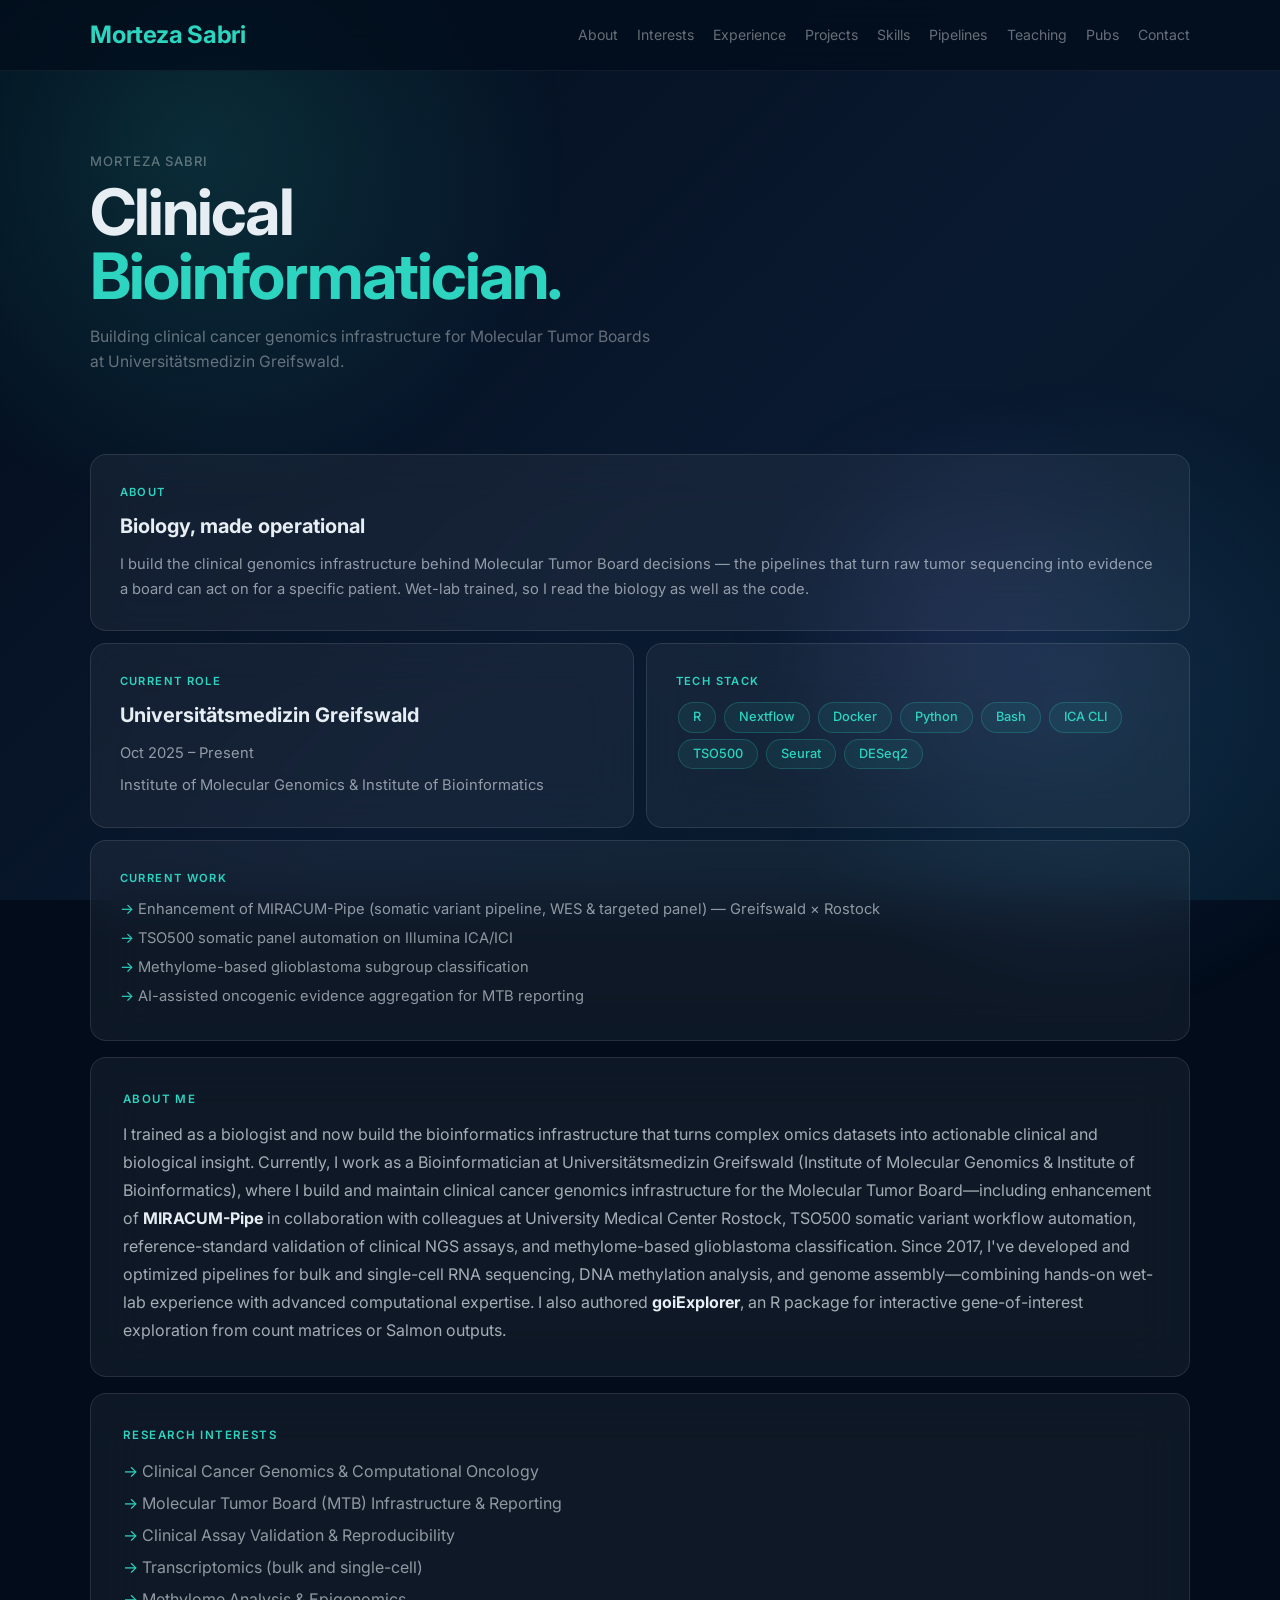
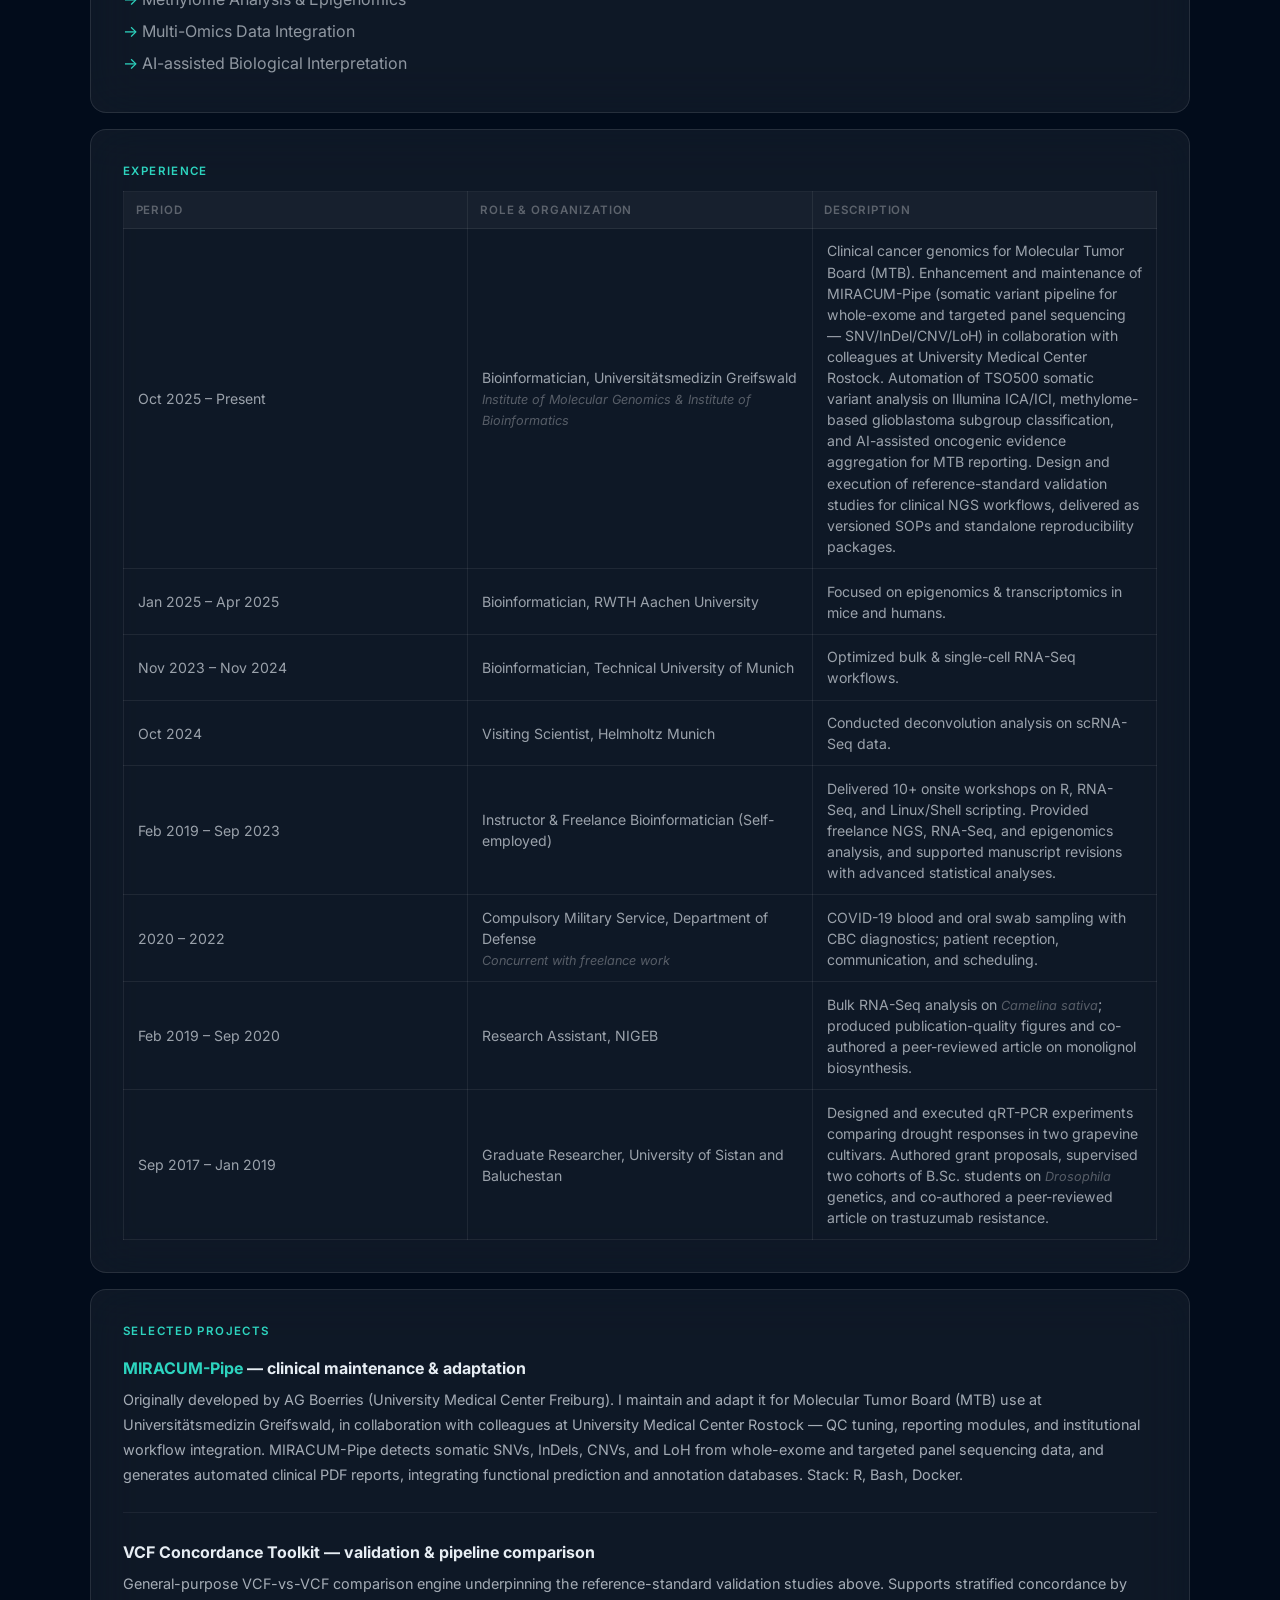
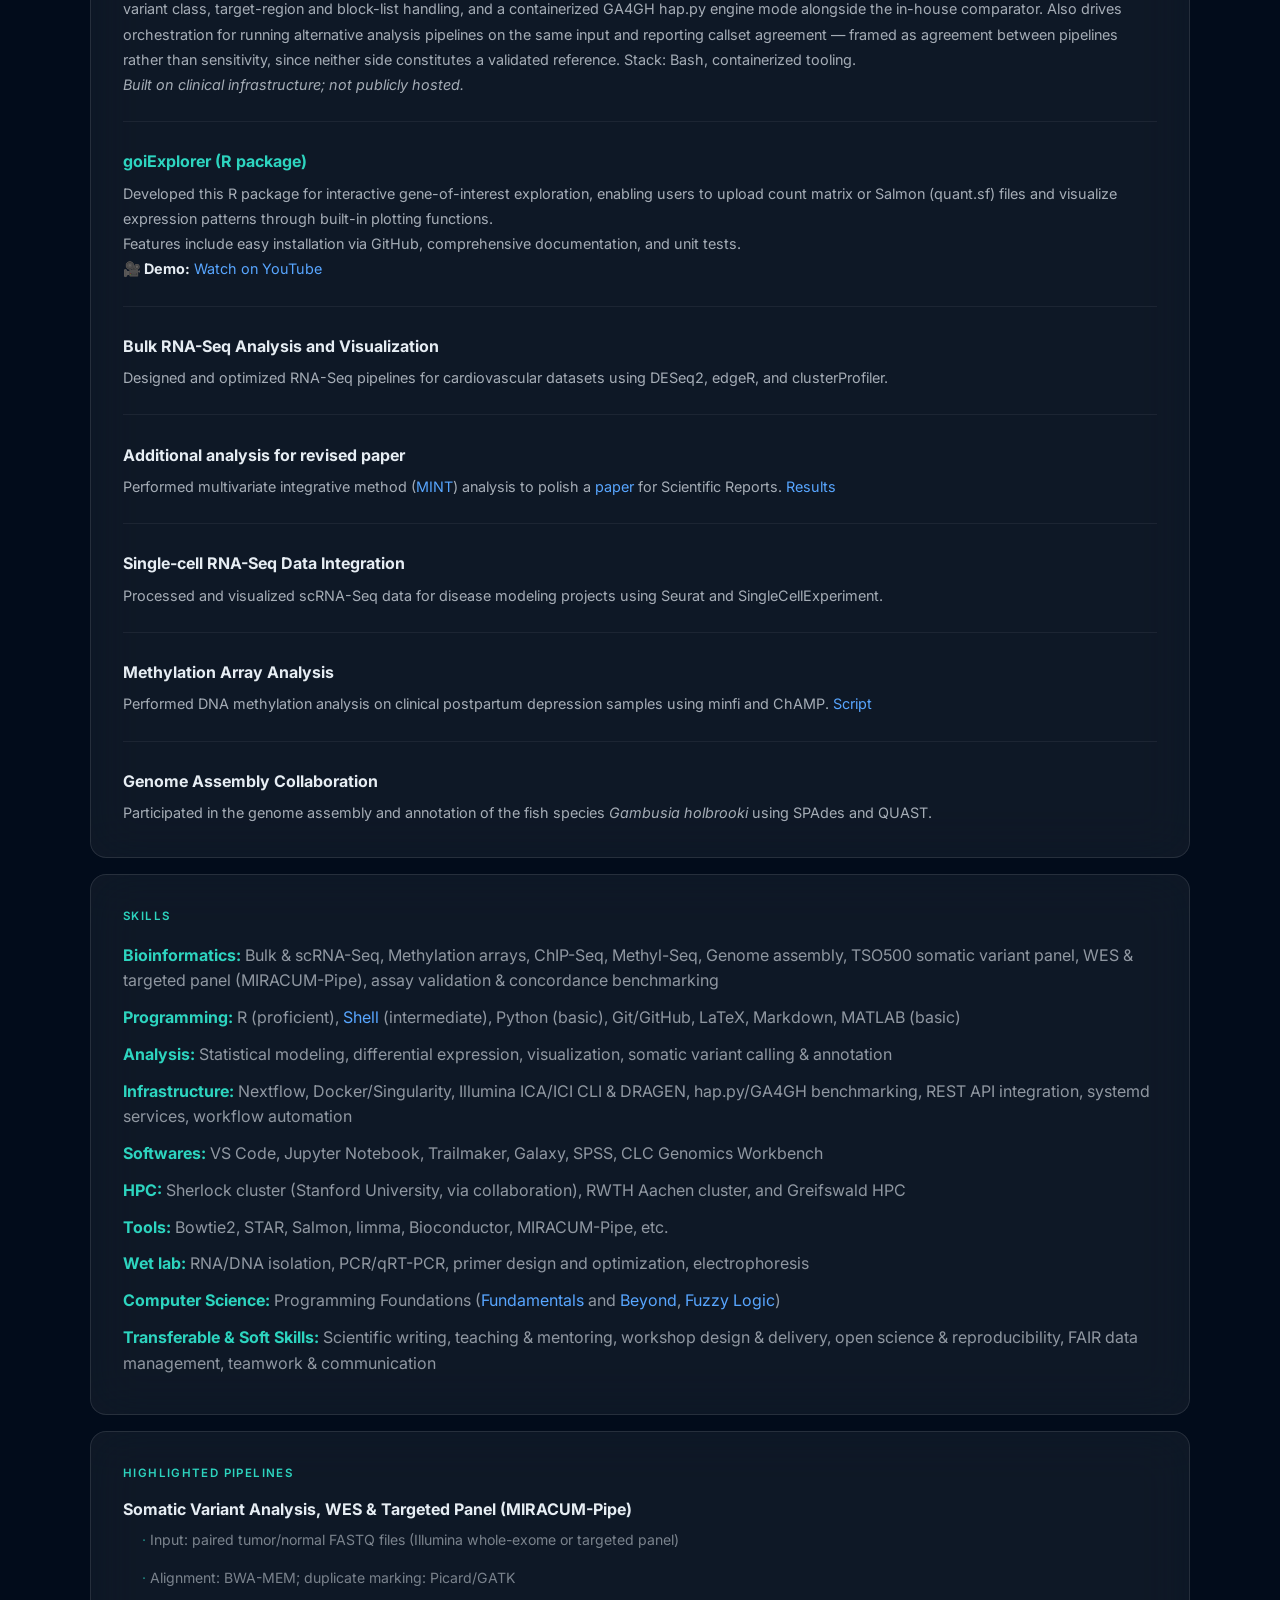
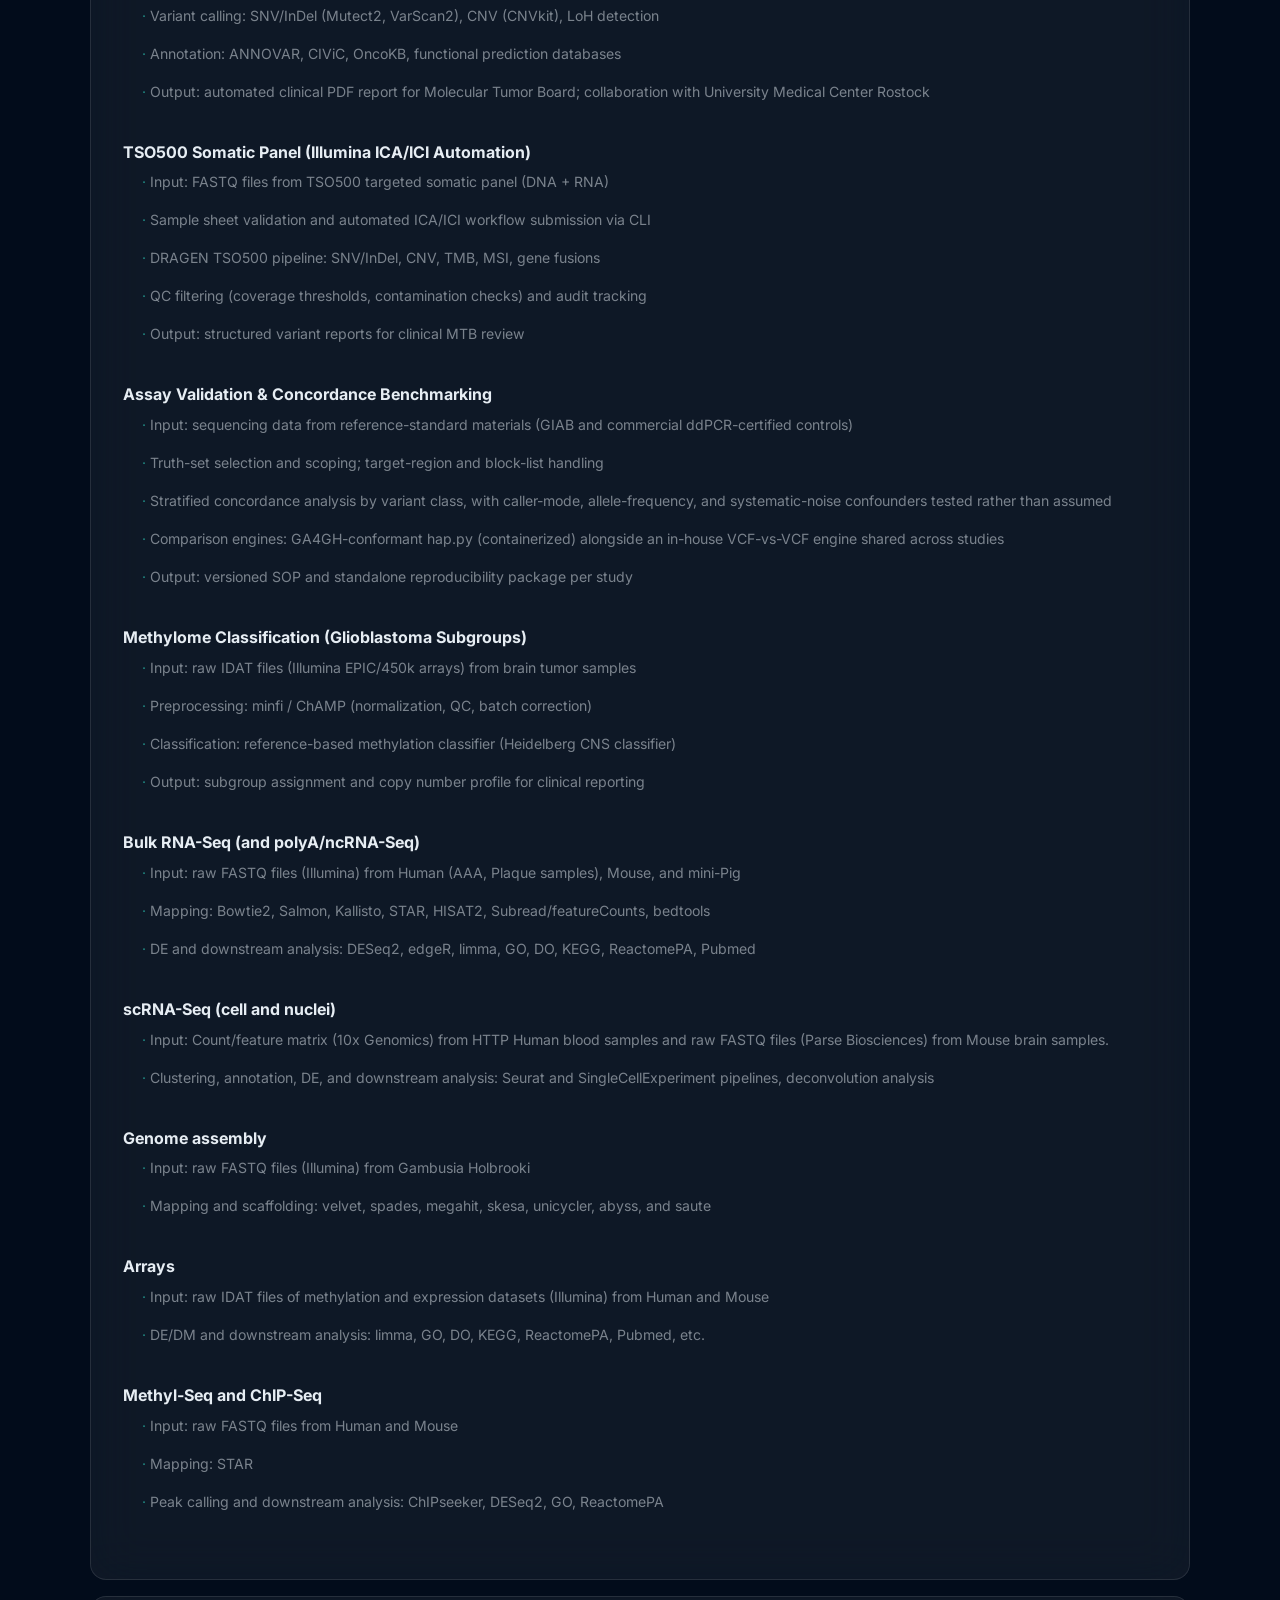
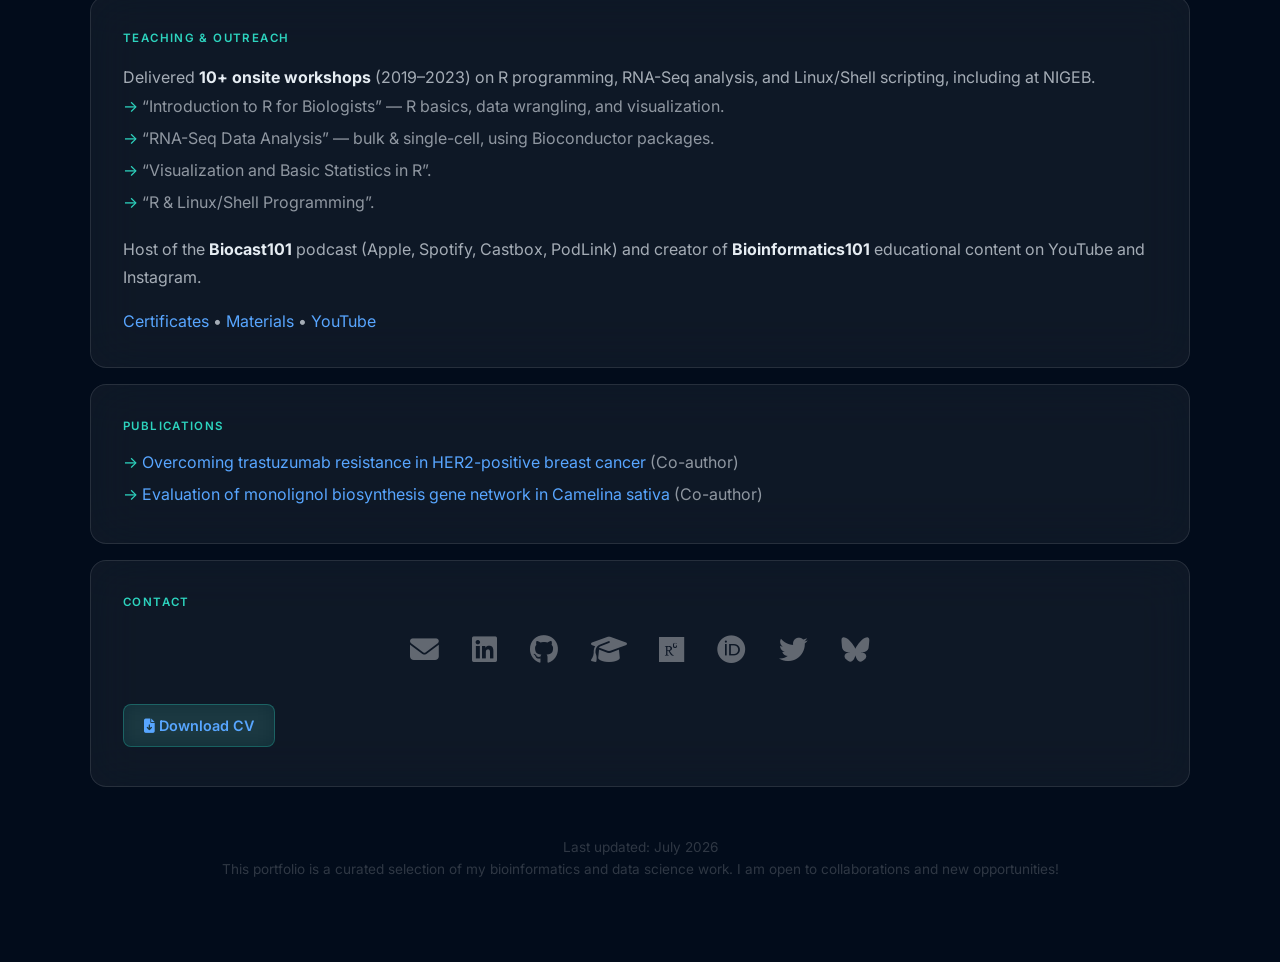
<file: index.html>
<!DOCTYPE html>
<html lang="en">
<head>
  <meta charset="UTF-8" />
  <meta name="viewport" content="width=device-width, initial-scale=1.0" />
  <title>Morteza Sabri | Bioinformatician</title>
  <meta name="description" content="Clinical bioinformatician building cancer genomics infrastructure for Molecular Tumor Boards at Universitätsmedizin Greifswald. NGS pipelines, somatic variant analysis, and multi-omics integration." />
  <link rel="canonical" href="https://mortezasabri.github.io/" />

  <!-- Social preview cards -->
  <meta property="og:type" content="website" />
  <meta property="og:url" content="https://mortezasabri.github.io/" />
  <meta property="og:title" content="Morteza Sabri | Clinical Bioinformatician" />
  <meta property="og:description" content="Clinical bioinformatician building cancer genomics infrastructure for Molecular Tumor Boards at Universitätsmedizin Greifswald. NGS pipelines, somatic variant analysis, and multi-omics integration." />
  <meta property="og:image" content="https://mortezasabri.github.io/images/profile.jpg" />
  <meta name="twitter:card" content="summary" />
  <meta name="twitter:creator" content="@mortezasabri" />

  <!-- Favicon: teal monogram, matches site accent -->
  <link rel="icon" href="data:image/svg+xml,<svg xmlns='http://www.w3.org/2000/svg' viewBox='0 0 100 100'><rect width='100' height='100' rx='22' fill='%23020c1b'/><text x='50' y='54' font-family='Inter,Arial,sans-serif' font-size='44' font-weight='700' fill='%232dd4bf' text-anchor='middle' dominant-baseline='central'>MS</text></svg>" />

  <link rel="preconnect" href="https://fonts.googleapis.com" />
  <link rel="preconnect" href="https://fonts.gstatic.com" crossorigin />
  <link href="https://fonts.googleapis.com/css2?family=Inter:wght@400;600;700&display=swap" rel="stylesheet" />
  <link rel="stylesheet" href="css/style.css" />
  <link rel="stylesheet" href="https://cdnjs.cloudflare.com/ajax/libs/font-awesome/6.4.0/css/all.min.css" />
</head>
<body>
  <div class="bg-layer"></div>
  <div class="orb orb-1"></div>
  <div class="orb orb-2"></div>
  <div class="orb orb-3"></div>
  <!-- Navbar with inline TOC -->
  <nav class="navbar">
    <div class="container nav-flex">
      <a href="#" class="brand">Morteza Sabri</a>
      <ul class="toc-inline">
        <li><a href="#about">About</a></li>
        <li><a href="#interests">Interests</a></li>
        <li><a href="#experience">Experience</a></li>
        <li><a href="#projects">Projects</a></li>
        <li><a href="#skills">Skills</a></li>
        <li><a href="#pipelines">Pipelines</a></li>
        <li><a href="#teaching">Teaching</a></li>
        <li><a href="#publications">Pubs</a></li>
        <li><a href="#contact">Contact</a></li>
      </ul>
    </div>
  </nav>

  <!-- Hero Text -->
  <div class="container hero-content">
    <p class="hero-eyebrow">Morteza Sabri</p>
    <h1>Clinical<br><span class="hero-teal">Bioinformatician.</span></h1>
    <p class="tagline">
      Building clinical cancer genomics infrastructure for Molecular Tumor Boards<br>at Universitätsmedizin Greifswald.
    </p>
  </div>

  <!-- Main Content -->
  <main class="container main-content">

    <!-- Summary Grid -->
    <div class="summary-grid">
      <div class="glass-card wide">
        <div class="card-label">About</div>
        <h3>Biology, made operational</h3>
        <p>I build the clinical genomics infrastructure behind Molecular Tumor Board decisions — the pipelines that turn raw tumor sequencing into evidence a board can act on for a specific patient. Wet-lab trained, so I read the biology as well as the code.</p>
      </div>

      <div class="glass-card">
        <div class="card-label">Current Role</div>
        <h3>Universitätsmedizin Greifswald</h3>
        <p class="card-date">Oct 2025 – Present</p>
        <p>Institute of Molecular Genomics &amp; Institute of Bioinformatics</p>
      </div>

      <div class="glass-card">
        <div class="card-label">Tech Stack</div>
        <div class="tag-cloud">
          <span class="glass-tag">R</span>
          <span class="glass-tag">Nextflow</span>
          <span class="glass-tag">Docker</span>
          <span class="glass-tag">Python</span>
          <span class="glass-tag">Bash</span>
          <span class="glass-tag">ICA CLI</span>
          <span class="glass-tag">TSO500</span>
          <span class="glass-tag">Seurat</span>
          <span class="glass-tag">DESeq2</span>
        </div>
      </div>

      <div class="glass-card wide">
        <div class="card-label">Current Work</div>
        <ul>
          <li>Enhancement of MIRACUM-Pipe (somatic variant pipeline, WES &amp; targeted panel) — Greifswald × Rostock</li>
          <li>TSO500 somatic panel automation on Illumina ICA/ICI</li>
          <li>Methylome-based glioblastoma subgroup classification</li>
          <li>AI-assisted oncogenic evidence aggregation for MTB reporting</li>
        </ul>
      </div>
    </div>

    <!-- About Me -->
    <section id="about" class="section">
      <h2>About Me</h2>
      <p>
        I trained as a biologist and now build the bioinformatics infrastructure that turns complex omics datasets into actionable clinical and biological insight. Currently, I work as a Bioinformatician at Universitätsmedizin Greifswald (Institute of Molecular Genomics &amp; Institute of Bioinformatics), where I build and maintain clinical cancer genomics infrastructure for the Molecular Tumor Board—including enhancement of <a href="https://github.com/AG-Boerries/MIRACUM-Pipe" target="_blank"><strong>MIRACUM-Pipe</strong></a> in collaboration with colleagues at University Medical Center Rostock, TSO500 somatic variant workflow automation, reference-standard validation of clinical NGS assays, and methylome-based glioblastoma classification. Since 2017, I've developed and optimized pipelines for bulk and single-cell RNA sequencing, DNA methylation analysis, and genome assembly—combining hands-on wet-lab experience with advanced computational expertise. I also authored <a href="https://github.com/mortezasabri/goiExplorer" target="_blank"><strong>goiExplorer</strong></a>, an R package for interactive gene-of-interest exploration from count matrices or Salmon outputs.
      </p>
    </section>

    <!-- Research Interests -->
    <section id="interests" class="section">
      <h2>Research Interests</h2>
      <ul>
        <li>Clinical Cancer Genomics &amp; Computational Oncology</li>
        <li>Molecular Tumor Board (MTB) Infrastructure &amp; Reporting</li>
        <li>Clinical Assay Validation &amp; Reproducibility</li>
        <li>Transcriptomics (bulk and single-cell)</li>
        <li>Methylome Analysis &amp; Epigenomics</li>
        <li>Multi-Omics Data Integration</li>
        <li>AI-assisted Biological Interpretation</li>
      </ul>
    </section>

    <!-- Experience -->
    <section id="experience" class="section">
      <h2>Experience</h2>
      <table class="experience-table">
        <thead>
          <tr><th>Period</th><th>Role & Organization</th><th>Description</th></tr>
        </thead>
        <tbody>
          <tr>
            <td>Oct 2025 – Present</td>
            <td>Bioinformatician, Universitätsmedizin Greifswald<br><em>Institute of Molecular Genomics &amp; Institute of Bioinformatics</em></td>
            <td>Clinical cancer genomics for Molecular Tumor Board (MTB). Enhancement and maintenance of MIRACUM-Pipe (somatic variant pipeline for whole-exome and targeted panel sequencing — SNV/InDel/CNV/LoH) in collaboration with colleagues at University Medical Center Rostock. Automation of TSO500 somatic variant analysis on Illumina ICA/ICI, methylome-based glioblastoma subgroup classification, and AI-assisted oncogenic evidence aggregation for MTB reporting. Design and execution of reference-standard validation studies for clinical NGS workflows, delivered as versioned SOPs and standalone reproducibility packages.</td>
          </tr>
          <tr><td>Jan 2025 – Apr 2025</td><td>Bioinformatician, RWTH Aachen University</td><td>Focused on epigenomics & transcriptomics in mice and humans.</td></tr>
          <tr><td>Nov 2023 – Nov 2024</td><td>Bioinformatician, Technical University of Munich</td><td>Optimized bulk & single-cell RNA-Seq workflows.</td></tr>
          <tr><td>Oct 2024</td><td>Visiting Scientist, Helmholtz Munich</td><td>Conducted deconvolution analysis on scRNA-Seq data.</td></tr>
          <tr><td>Feb 2019 – Sep 2023</td><td>Instructor &amp; Freelance Bioinformatician (Self-employed)</td><td>Delivered 10+ onsite workshops on R, RNA-Seq, and Linux/Shell scripting. Provided freelance NGS, RNA-Seq, and epigenomics analysis, and supported manuscript revisions with advanced statistical analyses.</td></tr>
          <tr><td>2020 – 2022</td><td>Compulsory Military Service, Department of Defense<br><em>Concurrent with freelance work</em></td><td>COVID-19 blood and oral swab sampling with CBC diagnostics; patient reception, communication, and scheduling.</td></tr>
          <tr><td>Feb 2019 – Sep 2020</td><td>Research Assistant, NIGEB</td><td>Bulk RNA-Seq analysis on <em>Camelina sativa</em>; produced publication-quality figures and co-authored a peer-reviewed article on monolignol biosynthesis.</td></tr>
          <tr><td>Sep 2017 – Jan 2019</td><td>Graduate Researcher, University of Sistan and Baluchestan</td><td>Designed and executed qRT-PCR experiments comparing drought responses in two grapevine cultivars. Authored grant proposals, supervised two cohorts of B.Sc. students on <em>Drosophila</em> genetics, and co-authored a peer-reviewed article on trastuzumab resistance.</td></tr>
        </tbody>
      </table>
    </section>

    <!-- Selected Projects -->
    <section id="projects" class="section">
      <h2>Selected Projects</h2>
      <ul>
        <li>
          <strong><a href="https://github.com/AG-Boerries/MIRACUM-Pipe" target="_blank">MIRACUM-Pipe</a> — clinical maintenance &amp; adaptation</strong>
          <p class="project-desc">
            Originally developed by AG Boerries (University Medical Center Freiburg). I maintain and adapt it for Molecular Tumor Board (MTB)
            use at Universitätsmedizin Greifswald, in collaboration with colleagues at University Medical Center Rostock — QC tuning,
            reporting modules, and institutional workflow integration. MIRACUM-Pipe detects somatic SNVs, InDels, CNVs,
            and LoH from whole-exome and targeted panel sequencing data, and generates automated clinical PDF reports, integrating functional prediction
            and annotation databases. Stack: R, Bash, Docker.
          </p>
        </li>
        <li>
          <strong>VCF Concordance Toolkit — validation &amp; pipeline comparison</strong>
          <p class="project-desc">
            General-purpose VCF-vs-VCF comparison engine underpinning the reference-standard validation studies above.
            Supports stratified concordance by variant class, target-region and block-list handling, and a containerized
            GA4GH hap.py engine mode alongside the in-house comparator. Also drives orchestration for running alternative
            analysis pipelines on the same input and reporting callset agreement — framed as agreement between pipelines
            rather than sensitivity, since neither side constitutes a validated reference. Stack: Bash, containerized tooling.
            <br><em>Built on clinical infrastructure; not publicly hosted.</em>
          </p>
        </li>
        <li>
          <strong><a href="https://github.com/mortezasabri/goiExplorer" target="_blank">goiExplorer (R package)</a></strong>
          <p class="project-desc">
            Developed this R package for interactive gene-of-interest exploration, enabling users to upload count
            matrix or Salmon (quant.sf) files and visualize expression patterns through built-in plotting functions.<br>
            Features include easy installation via GitHub, comprehensive documentation, and unit tests.<br>
            <strong>🎥 Demo:</strong> <a href="https://youtu.be/pq5Wg64rjAU" target="_blank">Watch on YouTube</a><br>
          </p>
        </li>
        <li><strong>Bulk RNA-Seq Analysis and Visualization</strong>
          <p class="project-desc">Designed and optimized RNA-Seq pipelines for cardiovascular datasets using DESeq2, edgeR, and clusterProfiler.</p>
        </li>
        <li><strong>Additional analysis for revised paper</strong>
          <p class="project-desc">Performed multivariate integrative method (<a href="https://doi.org/10.1186/s12859-017-1553-8">MINT</a>) analysis to polish a <a href="https://www.nature.com/articles/s41598-021-92720-z">paper</a> for Scientific Reports. <a href="https://github.com/mortezasabri/mortezasabri.github.io/blob/main/docs/mint.pdf">Results</a></p>
        </li>
        <li><strong>Single-cell RNA-Seq Data Integration</strong>
          <p class="project-desc">Processed and visualized scRNA-Seq data for disease modeling projects using Seurat and SingleCellExperiment.</p>
        </li>
        <li><strong>Methylation Array Analysis</strong>
          <p class="project-desc">Performed DNA methylation analysis on clinical postpartum depression samples using minfi and ChAMP. <a href="https://github.com/mortezasabri/mortezasabri.github.io/blob/main/scripts/methArray.R">Script</a></p>
        </li>
        <li><strong>Genome Assembly Collaboration</strong>
          <p class="project-desc">Participated in the genome assembly and annotation of the fish species <em>Gambusia holbrooki</em> using SPAdes and QUAST.</p>
        </li>
      </ul>
    </section>


    <!-- Skills -->
    <section id="skills" class="section">
      <h2>Skills</h2>
      <ul>
        <li><strong>Bioinformatics:</strong> Bulk &amp; scRNA-Seq, Methylation arrays, ChIP-Seq, Methyl-Seq, Genome assembly, TSO500 somatic variant panel, WES &amp; targeted panel (MIRACUM-Pipe), assay validation &amp; concordance benchmarking</li>
        <li><strong>Programming:</strong> R (proficient), <a href="https://www.linkedin.com/learning/certificates/51acdfdd6b47b7e9ea3e01ff81405e565270b947ee1eb015ab79d7042e4e1a13" target="_blank">Shell</a> (intermediate), Python (basic), Git/GitHub, LaTeX, Markdown, MATLAB (basic)</li>
        <li><strong>Analysis:</strong> Statistical modeling, differential expression, visualization, somatic variant calling &amp; annotation</li>
        <li><strong>Infrastructure:</strong> Nextflow, Docker/Singularity, Illumina ICA/ICI CLI &amp; DRAGEN, hap.py/GA4GH benchmarking, REST API integration, systemd services, workflow automation</li>
        <li><strong>Softwares:</strong> VS Code, Jupyter Notebook, Trailmaker, Galaxy, SPSS, CLC Genomics Workbench</li>
        <li><strong>HPC:</strong> Sherlock cluster (Stanford University, via collaboration), RWTH Aachen cluster, and Greifswald HPC</li>
        <li><strong>Tools:</strong> Bowtie2, STAR, Salmon, limma, Bioconductor, MIRACUM-Pipe, etc.</li>
        <li><strong>Wet lab:</strong> RNA/DNA isolation, PCR/qRT-PCR, primer design and optimization, electrophoresis</li>
        <li><strong>Computer Science:</strong> Programming Foundations (<a href="https://www.linkedin.com/learning/certificates/e544aad3694c6338455ef1722f24c58452a41ef60589aaae8e5450f1573ebdeb" target="_blank">Fundamentals</a> and <a href="https://www.linkedin.com/learning/certificates/662efb9295586aa5d7ee2dd30e1c42667d589c62cc8a51a61528001a31278032" target="_blank">Beyond</a>, <a href="https://www.linkedin.com/learning/certificates/459ae88968fd5c9d4e6aab1ac80a7c3c2127cfba90945a47dd10e6cd62012501" target="_blank">Fuzzy Logic</a>)</li>
        <li><strong>Transferable & Soft Skills:</strong> Scientific writing, teaching & mentoring, workshop design & delivery, open science & reproducibility, FAIR data management, teamwork & communication</li>
      </ul>
    </section>
    
    <!-- Highlighted Pipelines -->
    <section id="pipelines" class="section">
      <h2>Highlighted Pipelines</h2>
      <ul>
        <li><strong>Somatic Variant Analysis, WES &amp; Targeted Panel (MIRACUM-Pipe)</strong>
          <ul>
            <li>Input: paired tumor/normal FASTQ files (Illumina whole-exome or targeted panel)</li>
            <li>Alignment: BWA-MEM; duplicate marking: Picard/GATK</li>
            <li>Variant calling: SNV/InDel (Mutect2, VarScan2), CNV (CNVkit), LoH detection</li>
            <li>Annotation: ANNOVAR, CIViC, OncoKB, functional prediction databases</li>
            <li>Output: automated clinical PDF report for Molecular Tumor Board; collaboration with University Medical Center Rostock</li>
          </ul>
        </li>
        <li><strong>TSO500 Somatic Panel (Illumina ICA/ICI Automation)</strong>
          <ul>
            <li>Input: FASTQ files from TSO500 targeted somatic panel (DNA + RNA)</li>
            <li>Sample sheet validation and automated ICA/ICI workflow submission via CLI</li>
            <li>DRAGEN TSO500 pipeline: SNV/InDel, CNV, TMB, MSI, gene fusions</li>
            <li>QC filtering (coverage thresholds, contamination checks) and audit tracking</li>
            <li>Output: structured variant reports for clinical MTB review</li>
          </ul>
        </li>
        <li><strong>Assay Validation &amp; Concordance Benchmarking</strong>
          <ul>
            <li>Input: sequencing data from reference-standard materials (GIAB and commercial ddPCR-certified controls)</li>
            <li>Truth-set selection and scoping; target-region and block-list handling</li>
            <li>Stratified concordance analysis by variant class, with caller-mode, allele-frequency, and systematic-noise confounders tested rather than assumed</li>
            <li>Comparison engines: GA4GH-conformant hap.py (containerized) alongside an in-house VCF-vs-VCF engine shared across studies</li>
            <li>Output: versioned SOP and standalone reproducibility package per study</li>
          </ul>
        </li>
        <li><strong>Methylome Classification (Glioblastoma Subgroups)</strong>
          <ul>
            <li>Input: raw IDAT files (Illumina EPIC/450k arrays) from brain tumor samples</li>
            <li>Preprocessing: minfi / ChAMP (normalization, QC, batch correction)</li>
            <li>Classification: reference-based methylation classifier (Heidelberg CNS classifier)</li>
            <li>Output: subgroup assignment and copy number profile for clinical reporting</li>
          </ul>
        </li>
        <li><strong>Bulk RNA-Seq (and polyA/ncRNA-Seq)</strong>
          <ul>
            <li>Input: raw FASTQ files (Illumina) from Human (AAA, Plaque samples), Mouse, and mini-Pig</li>
            <li>Mapping: Bowtie2, Salmon, Kallisto, STAR, HISAT2, Subread/featureCounts, bedtools</li>
            <li>DE and downstream analysis: DESeq2, edgeR, limma, GO, DO, KEGG, ReactomePA, Pubmed</li>
          </ul>
        </li>
        <li><strong>scRNA-Seq (cell and nuclei)</strong>
          <ul>
            <li>Input: Count/feature matrix (10x Genomics) from HTTP Human blood samples and raw FASTQ files (Parse Biosciences) from Mouse brain samples.</li>
            <li>Clustering, annotation, DE, and downstream analysis: Seurat and SingleCellExperiment pipelines, deconvolution analysis</li>
          </ul>
        </li>
        <li><strong>Genome assembly</strong>
          <ul>
            <li>Input: raw FASTQ files (Illumina) from Gambusia Holbrooki</li>
            <li>Mapping and scaffolding: velvet, spades, megahit, skesa, unicycler, abyss, and saute</li>
          </ul>
        </li>
        <li><strong>Arrays</strong>
          <ul>
            <li>Input: raw IDAT files of methylation and expression datasets (Illumina) from Human and Mouse</li>
            <li>DE/DM and downstream analysis: limma, GO, DO, KEGG, ReactomePA, Pubmed, etc.</li>
          </ul>
        </li>
        <li><strong>Methyl-Seq and ChIP-Seq</strong>
          <ul>
            <li>Input: raw FASTQ files from Human and Mouse</li>
            <li>Mapping: STAR</li>
            <li>Peak calling and downstream analysis: ChIPseeker, DESeq2, GO, ReactomePA</li>
          </ul>
        </li>
      </ul>
    </section>

    <!-- Teaching & Workshops -->
    <section id="teaching" class="section">
      <h2>Teaching &amp; Outreach</h2>
      <p>Delivered <strong>10+ onsite workshops</strong> (2019–2023) on R programming, RNA-Seq analysis, and Linux/Shell scripting, including at NIGEB.</p>
      <ul>
        <li>“Introduction to R for Biologists” — R basics, data wrangling, and visualization.</li>
        <li>“RNA-Seq Data Analysis” — bulk &amp; single-cell, using Bioconductor packages.</li>
        <li>“Visualization and Basic Statistics in R”.</li>
        <li>“R &amp; Linux/Shell Programming”.</li>
      </ul>
      <p>
        Host of the <strong>Biocast101</strong> podcast (Apple, Spotify, Castbox, PodLink) and creator of
        <strong>Bioinformatics101</strong> educational content on YouTube and Instagram.
      </p>
      <p>
        <a href="https://github.com/mortezasabri/mortezasabri.github.io/tree/main/certificates">Certificates</a> •
        <a href="https://github.com/mortezasabri/mortezasabri.github.io/blob/main/docs/WhyR.pdf">Materials</a> •
        <a href="http://www.youtube.com/@bioinformatics-101" target="_blank">YouTube</a>
      </p>
    </section>

    <!-- Publications -->
    <section id="publications" class="section">
      <h2>Publications</h2>
      <ul>
        <li><a href="https://onlinelibrary.wiley.com/doi/10.1002/jcp.29216">Overcoming trastuzumab resistance in HER2-positive breast cancer</a> (Co-author)</li>
        <li><a href="https://scholar.google.at/citations?view_op=view_citation&hl=de&user=KuzkDTcAAAAJ&citation_for_view=KuzkDTcAAAAJ:EkHepimYqZsC">Evaluation of monolignol biosynthesis gene network in Camelina sativa</a> (Co-author)</li>
      </ul>
    </section>

    <!-- Contact -->
    <section id="contact" class="section">
      <h2>Contact</h2>
      <div class="contact-icons">
        <a href="mailto:morteza.sabri@uni-greifswald.de" aria-label="Email" title="Email"><i class="fas fa-envelope"></i></a>
        <a href="https://www.linkedin.com/in/mortezasabri" target="_blank" rel="noopener noreferrer" aria-label="LinkedIn" title="LinkedIn"><i class="fab fa-linkedin"></i></a>
        <a href="https://github.com/mortezasabri" target="_blank" rel="noopener noreferrer" aria-label="GitHub" title="GitHub"><i class="fab fa-github"></i></a>
        <a href="https://scholar.google.at/citations?user=KuzkDTcAAAAJ" target="_blank" rel="noopener noreferrer" aria-label="Google Scholar" title="Google Scholar"><i class="fas fa-graduation-cap"></i></a>
        <a href="https://www.researchgate.net/profile/Morteza-Sabri" target="_blank" rel="noopener noreferrer" aria-label="ResearchGate" title="ResearchGate"><i class="fab fa-researchgate"></i></a>
        <a href="https://orcid.org/0000-0001-6662-5984" target="_blank" rel="noopener noreferrer" aria-label="ORCID" title="ORCID"><i class="fab fa-orcid"></i></a>
        <a href="https://x.com/mortezasabri" target="_blank" rel="noopener noreferrer" aria-label="X (Twitter)" title="X"><i class="fab fa-twitter"></i></a>
        <a href="https://bsky.app/profile/mortezasabri.bsky.social" target="_blank" rel="noopener noreferrer" aria-label="Bluesky" title="Bluesky">
          <svg class="bsky-icon" width="1em" height="1em" fill="#fff" viewBox="0 0 600 530" xmlns="http://www.w3.org/2000/svg">
          <path d="m135.72 44.03c66.496 49.921 138.02 151.14 164.28 205.46 26.262-54.316 97.782-155.54 164.28-205.46 47.98-36.021 125.72-63.892 125.72 24.795 0 17.712-10.155 148.79-16.111 170.07-20.703 73.984-96.144 92.854-163.25 81.433 117.3 19.964 147.14 86.092 82.697 152.22-122.39 125.59-175.91-31.511-189.63-71.766-2.514-7.3797-3.6904-10.832-3.7077-7.8964-0.0174-2.9357-1.1937 0.51669-3.7077 7.8964-13.714 40.255-67.233 197.36-189.63 71.766-64.444-66.128-34.605-132.26 82.697-152.22-67.108 11.421-142.55-7.4491-163.25-81.433-5.9562-21.282-16.111-152.36-16.111-170.07 0-88.687 77.742-60.816 125.72-24.795z"/>
          </svg>
        </a>
      </div>
      <a href="https://mortezasabri.github.io/MortezaSabri_CV.pdf" class="btn-cv" target="_blank" rel="noopener noreferrer" aria-label="Download CV"><i class="fas fa-file-download"></i> Download CV</a>
    </section>

    <!-- Footer -->
    <footer class="footer">
      <p>Last updated: July 2026</p>
      <p>This portfolio is a curated selection of my bioinformatics and data science work. I am open to collaborations and new opportunities!</p>
    </footer>
  </main>
</body>
</html>
</file>
<file: css/style.css>
/* Reset & base */
* { margin: 0; padding: 0; box-sizing: border-box; }

body {
  font-family: 'Inter', Arial, sans-serif;
  line-height: 1.6;
  color: #e6edf3;
  background: #020c1b;
}

/* Fixed background layer — keeps backdrop-filter working */
.bg-layer {
  position: fixed;
  inset: 0;
  background: linear-gradient(135deg, #020c1b 0%, #0a192f 55%, #051b2c 100%);
  z-index: 0;
  pointer-events: none;
}

/* Glowing orbs */
.orb {
  position: fixed;
  border-radius: 50%;
  pointer-events: none;
  z-index: 0;
}
.orb-1 {
  width: 800px; height: 800px;
  background: radial-gradient(circle, rgba(45,212,191,0.15), transparent 65%);
  top: -250px; left: -200px;
}
.orb-2 {
  width: 700px; height: 700px;
  background: radial-gradient(circle, rgba(88,166,255,0.12), transparent 65%);
  bottom: -150px; right: -150px;
}
.orb-3 {
  width: 500px; height: 500px;
  background: radial-gradient(circle, rgba(139,92,246,0.07), transparent 65%);
  top: 40%; left: 55%;
}

/* Layout — sit above bg-layer and orbs */
.navbar, .hero-content, .main-content, .footer { position: relative; z-index: 1; }
.container { width: 90%; max-width: 1100px; margin: auto; }
.main-content { padding-bottom: 3em; }

/* Navbar */
.navbar {
  background: rgba(2,12,27,0.75);
  backdrop-filter: blur(20px);
  -webkit-backdrop-filter: blur(20px);
  border-bottom: 1px solid rgba(255,255,255,0.06);
  position: sticky; top: 0; z-index: 100;
}
.nav-flex { display: flex; align-items: center; justify-content: space-between; padding: 1em 0; }
.brand { font-size: 1.5em; font-weight: 700; color: #2dd4bf; text-decoration: none; letter-spacing: -0.01em; }
.toc-inline { list-style: none; display: flex; flex-wrap: wrap; }
.toc-inline li { margin-left: 1.2em; }
.toc-inline a { color: rgba(255,255,255,0.4); text-decoration: none; font-size: 0.88em; transition: color 0.2s; }
.toc-inline a:hover { color: #2dd4bf; }

/* Hero */
.hero-content {
  padding: 5em 0 3.5em;
  text-align: left;
  background: transparent;
  margin-bottom: 1.5em;
  position: relative; z-index: 1;
}
.hero-eyebrow {
  font-size: 0.82em;
  font-weight: 500;
  color: rgba(255,255,255,0.35);
  letter-spacing: 0.06em;
  text-transform: uppercase;
  margin-bottom: 0.6em;
}
.hero-content h1 {
  font-size: 4em;
  font-weight: 700;
  letter-spacing: -0.03em;
  line-height: 1.0;
  color: #e6edf3;
}
.hero-teal { color: #2dd4bf; }
.tagline {
  font-size: 0.98em;
  color: rgba(255,255,255,0.38);
  margin-top: 1em;
  line-height: 1.6;
}

/* Summary card grid */
.summary-grid {
  display: grid;
  grid-template-columns: 1fr 1fr;
  gap: 12px;
  margin-bottom: 1em;
}
.glass-card {
  background: rgba(255,255,255,0.05);
  backdrop-filter: blur(24px);
  -webkit-backdrop-filter: blur(24px);
  border: 1px solid rgba(255,255,255,0.1);
  border-radius: 16px;
  padding: 1.8em;
  transition: border-color 0.3s, background 0.3s;
}
.glass-card:hover {
  border-color: rgba(45,212,191,0.28);
  background: rgba(255,255,255,0.07);
}
.glass-card.wide { grid-column: span 2; }
.card-label {
  font-size: 0.7em;
  text-transform: uppercase;
  letter-spacing: 0.12em;
  color: #2dd4bf;
  font-weight: 600;
  margin-bottom: 0.7em;
}
.glass-card h3 { font-size: 1.25em; font-weight: 700; color: #e6edf3; margin-bottom: 0.5em; }
.glass-card p { color: rgba(230,237,243,0.6); font-size: 0.92em; line-height: 1.7; }
.card-date { font-size: 0.82em; color: rgba(255,255,255,0.28); margin: 0.25em 0 0.5em; line-height: 1; }
.glass-card ul { list-style: none; }
.glass-card li { color: rgba(230,237,243,0.6); padding: 0.18em 0; font-size: 0.92em; }
.glass-card li::before { content: '→  '; color: #2dd4bf; }
.tag-cloud { margin-top: 0.5em; }
.glass-tag {
  display: inline-block;
  background: rgba(45,212,191,0.08);
  color: #2dd4bf;
  border: 1px solid rgba(45,212,191,0.22);
  border-radius: 20px;
  padding: 4px 14px;
  font-size: 0.8em;
  margin: 3px 2px;
  font-weight: 500;
}

@media screen and (max-width: 768px) {
  .summary-grid { grid-template-columns: 1fr; }
  .glass-card.wide { grid-column: span 1; }
}

/* Glass sections */
.section {
  background: rgba(255,255,255,0.05);
  backdrop-filter: blur(24px);
  -webkit-backdrop-filter: blur(24px);
  border: 1px solid rgba(255,255,255,0.1);
  border-radius: 16px;
  padding: 2em;
  margin-bottom: 1em;
  scroll-margin-top: 80px;
  transition: border-color 0.3s, background 0.3s;
}
.section:hover {
  border-color: rgba(45,212,191,0.28);
  background: rgba(255,255,255,0.07);
}

.section h2 {
  font-size: 0.72em;
  text-transform: uppercase;
  letter-spacing: 0.12em;
  color: #2dd4bf;
  font-weight: 600;
  margin-bottom: 1em;
}
.section p { color: rgba(230,237,243,0.7); line-height: 1.75; }
.section ul { list-style: none; }
.section li { color: rgba(230,237,243,0.6); padding: 0.2em 0; line-height: 1.6; }
.section li::before { content: '→  '; color: #2dd4bf; }
.section a { color: #58a6ff; text-decoration: none; transition: color 0.2s; }
.section a:hover { color: #2dd4bf; }
.section strong { color: #e6edf3; }

/* Experience Table */
.experience-table { width: 100%; border-collapse: collapse; margin-top: 0.5em; table-layout: fixed; }
.experience-table th,
.experience-table td {
  border: 1px solid rgba(255,255,255,0.07);
  padding: 0.8em 1em;
  text-align: left;
  word-break: break-word;
  color: rgba(230,237,243,0.65);
  font-size: 0.88em;
  line-height: 1.5;
}
.experience-table th {
  background: rgba(255,255,255,0.04);
  color: rgba(255,255,255,0.3);
  font-size: 0.72em;
  font-weight: 600;
  text-transform: uppercase;
  letter-spacing: 0.08em;
}
.experience-table tbody tr { transition: background 0.2s; }
.experience-table tbody tr:hover td { background: rgba(45,212,191,0.04); }
.experience-table em { color: rgba(255,255,255,0.3); font-size: 0.9em; }
.experience-table td a { color: #58a6ff; }

/* Projects */
#projects ul { list-style: none; }
#projects ul > li {
  margin-bottom: 1.5em;
  padding-bottom: 1.5em;
  border-bottom: 1px solid rgba(255,255,255,0.06);
}
#projects ul > li:last-child { border-bottom: none; margin-bottom: 0; padding-bottom: 0; }
#projects ul > li::before { content: ''; }
#projects ul > li > strong > a { color: #2dd4bf !important; font-size: 1em; }
.project-desc { margin-top: 0.4em; line-height: 1.65; color: rgba(230,237,243,0.5); font-size: 0.9em; }

/* Skills */
#skills ul { list-style: none; }
#skills li { padding: 0.35em 0; line-height: 1.6; }
#skills li::before { content: ''; }
#skills strong { color: #2dd4bf; }

/* Pipelines */
#pipelines ul > li { margin-bottom: 1em; }
#pipelines ul > li::before { content: ''; }
#pipelines ul > li > strong { color: #e6edf3; }
#pipelines ul ul { margin-top: 0.3em; margin-left: 1.2em; list-style: none; }
#pipelines ul ul li { color: rgba(230,237,243,0.5); font-size: 0.88em; line-height: 1.5; padding: 0.1em 0; }
#pipelines ul ul li::before { content: '·  '; color: rgba(45,212,191,0.6); }

/* Teaching */
#teaching p { margin-top: 1em; }
#teaching a { color: #58a6ff; }

/* Contact Icons */
.contact-icons { text-align: center; margin: 1em 0 1.5em; }
.contact-icons a {
  margin: 0 0.5em;
  font-size: 1.8em;
  color: rgba(255,255,255,0.35);
  display: inline-block;
  transition: color 0.2s, transform 0.2s;
}
.contact-icons a:hover { color: #2dd4bf; transform: translateY(-3px); }

/* CV Button */
.btn-cv {
  display: inline-block;
  margin: 0.5em 0;
  padding: 0.6em 1.4em;
  background: rgba(45,212,191,0.12);
  color: #2dd4bf;
  border: 1px solid rgba(45,212,191,0.3);
  border-radius: 8px;
  text-decoration: none;
  font-weight: 600;
  font-size: 0.9em;
  backdrop-filter: blur(10px);
  transition: background 0.2s, border-color 0.2s;
}
.btn-cv:hover { background: rgba(45,212,191,0.22); border-color: #2dd4bf; color: #2dd4bf; }

/* Footer */
.footer { text-align: center; padding: 2.5em 0; color: rgba(255,255,255,0.18); font-size: 0.85em; position: relative; z-index: 1; }

/* BSky Icon */
.bsky-icon { width: 1em; height: 1em; vertical-align: -0.125em; fill: currentColor; }

/* Responsive */
@media screen and (max-width: 768px) {
  body { font-size: 14px; }
  .hero-content { padding: 3em 0 2em; }
  .hero-content h1 { font-size: 2em; }
  .tagline { font-size: 0.9em; }
  .toc-inline a { font-size: 0.82em; }
  .section { padding: 1.5em; border-radius: 12px; }
  .experience-table th, .experience-table td { font-size: 13px; padding: 0.5em; }
  #pipelines ul ul { margin-left: 0.8em; }
}
</file>
